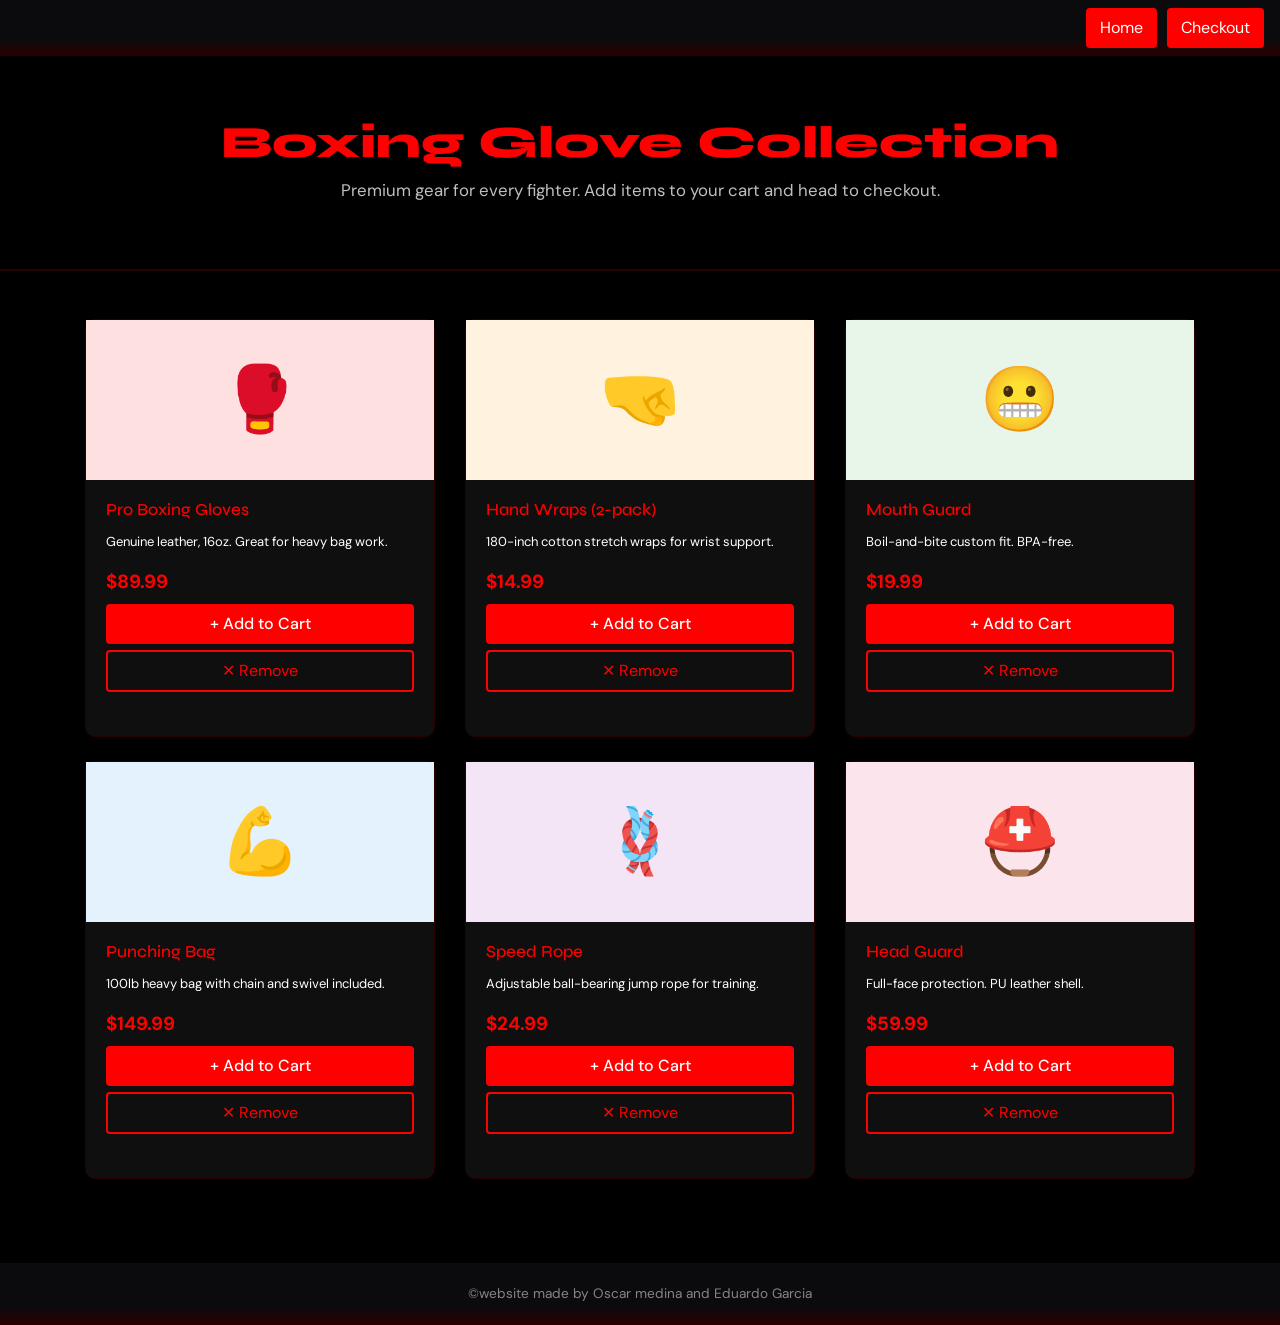
<file: index.html>
<!DOCTYPE html>
<html lang="en">
<head>
  <meta charset="utf-8">
  <meta name="viewport" content="width=device-width, initial-scale=1, shrink-to-fit=no">
  <title>BoxingGloveCollection — FightGear</title>
 
  <!-- Bootstrap 4 CSS -->
  <link rel="stylesheet" href="https://cdn.jsdelivr.net/npm/bootstrap@4.6.2/dist/css/bootstrap.min.css"
        integrity="sha384-xOolHFLEh07PJGoPkLv1IbcEPTNtaed2xpHsD9ESMhqIYd0nLMwNLD69Npy4HI+N"
        crossorigin="anonymous">
 
  <!-- Google Fonts -->
  <link href="https://fonts.googleapis.com/css2?family=Syne:wght@700;800&family=DM+Sans:wght@400;500&display=swap" rel="stylesheet">
 

  <link rel="stylesheet" href="stylesheet.css">
 
  
</head>
<body>
 
 
  <nav class="navbar navbar-expand-lg sticky-top">
  
 
   
 
    <div class="collapse navbar-collapse" id="navbarNav">
      <div class="navbar-nav ml-auto align-items-center">
        <a class="nav-link" href="index.html">Home</a>
        
        <a class="nav-link" href="checkout.html">
          Checkout
        </a>
      </div>
    </div>
  </nav>
 
  
  <section class="page-hero">
    <div class="container">
      <h1> Boxing Glove Collection</h1>
      <p>Premium gear for every fighter. Add items to your cart and head to checkout.</p>
    </div>
  </section>
 
 
  <main class="container my-5">
    
    <div class="row" id="product-grid"></div>    <!-- JS fills this row with cards -->
  </main>
 
  
  <footer>
    &copy;website made by Oscar medina and Eduardo Garcia
  </footer>
 
 
  
 <script>
  
    const products = [                     // Array containing all product objects
      {
        id: 1,                           
        name:  "Pro Boxing Gloves",       
        desc:  "Genuine leather, 16oz. Great for heavy bag work.", 
        price: 89.99,                     
        emoji: "🥊",                      
        color: "#ffe0e0"                 
      },
      {
        id: 2,
        name:  "Hand Wraps (2-pack)",
        desc:  "180-inch cotton stretch wraps for wrist support.",
        price: 14.99,
        emoji: "🤜",
        color: "#fff3e0"
      },
      {
        id: 3,
        name:  "Mouth Guard",
        desc:  "Boil-and-bite custom fit. BPA-free.",
        price: 19.99,
        emoji: "😬",
        color: "#e8f5e9"
      },
      {
        id: 4,
        name:  "Punching Bag",
        desc:  "100lb heavy bag with chain and swivel included.",
        price: 149.99,
        emoji: "💪",
        color: "#e3f2fd"
      },
      {
        id: 5,
        name:  "Speed Rope",
        desc:  "Adjustable ball-bearing jump rope for training.",
        price: 24.99,
        emoji: "🪢",
        color: "#f3e5f5"
      },
      {
        id: 6,
        name:  "Head Guard",
        desc:  "Full-face protection. PU leather shell.",
        price: 59.99,
        emoji: "⛑️",
        color: "#fce4ec"
      }
    ];
 
 
  
    function getCart() {                   // Retrieves the cart array from localStorage                 
      const saved = localStorage.getItem('cart'); // Get stored JSON string   
      return saved ? JSON.parse(saved) : [];   //If saved exists (is NOT null), return JSON.parse(saved)  //oherwise, return an empty array [] 
    }
 
    function saveCart(cart) {              // Saves the cart array back to localStorage
      localStorage.setItem('cart', JSON.stringify(cart)); // Convert array → JSON string
    }
 
    function isInCart(id) {                // Checks if a product is already in the cart
      return getCart().some(item => item.id === id); // Returns true if ID matches
    }
 
    function addToCart(product) {          // Adds a product to the cart
      const cart = getCart();              // Load current cart
      if (!isInCart(product.id)) {         // Only add if not already inside
        cart.push(product);                // Add product object to array
        saveCart(cart);                    // Save updated cart
      }
    }
 
    function removeFromCart(id) {          // Removes a product by ID
      let cart = getCart();                // Load cart
      cart = cart.filter(item => item.id !== id); // Keep all except matching ID
      saveCart(cart);                      // Save updated cart
    }
 
 
 
    
    function buildCards() {                             // Builds all product cards dynamically
      const grid = document.getElementById('product-grid'); // Container for cards
      grid.innerHTML = '';                 // Clear previous content
 
      products.forEach(product => {        // Loop through each product object
        const col = document.createElement('div'); // Create Bootstrap column
        col.className = 'col-lg-4 col-sm-6 mb-4';  // Responsive column classes
 
        col.innerHTML = `               
          <div class="card product-card h-100">
 
            <!-- Coloured emoji banner -->
            <div class="card-emoji-banner" style="background:${product.color}">
              ${product.emoji}
            </div>
 
            <!-- Card body (Bootstrap class) -->
            <div class="card-body d-flex flex-column">
              <h5 class="card-title">${product.name}</h5>     
              <p class="card-text">${product.desc}</p>       
              <p class="card-price mt-auto mb-2">$${product.price.toFixed(2)}</p>
 
              <!-- Add to Cart -->
              <button class="btn btn-add" onclick="handleAdd(${product.id})">
                + Add to Cart
              </button>
 
              <!-- Remove from Cart -->
              <button class="btn btn-remove" onclick="handleRemove(${product.id})">
                ✕ Remove
              </button>
 
              <!-- Feedback message -->
              <div class="card-feedback" id="feedback-${product.id}"></div>
            </div>
 
          </div>
        `;
 
        grid.appendChild(col);             // Insert the card into the grid
      });
    }
 
 

    function handleAdd(id) {               // Handles clicking "Add to Cart"
      const product = products.find(p => p.id === id); // Find product by ID
      const feedback = document.getElementById(`feedback-${id}`); // Feedback area
 
      if (isInCart(id)) {                  // If already in cart
        feedback.style.color = 'orange';
        feedback.textContent = 'Already in cart!';
      } else {
        addToCart(product);                // Add product
        feedback.style.color = 'green';
        feedback.textContent = '✓ Added to cart!';
        updateCartCount();                 // Update cart bubble
      }
      setTimeout(() => { feedback.textContent = ''; }, 2000); // Clear message after 2s
    }
 
    function handleRemove(id) {            // Handles clicking "Remove"
      const feedback = document.getElementById(`feedback-${id}`);
 
      if (!isInCart(id)) {                 // If not in cart
        feedback.style.color = 'grey';
        feedback.textContent = 'Not in cart yet.';
      } else {
        removeFromCart(id);                // Remove product
        feedback.style.color = '#e84545';
        feedback.textContent = '✕ Removed from cart.';
       
      }
      setTimeout(() => { feedback.textContent = ''; }, 2000); // Clear message after 2s
    }
 
 

    buildCards();                          // Build product cards on page load
    updateCartCount();                     // Update cart count on page load
 
</script>

</body>
</html>
</file>
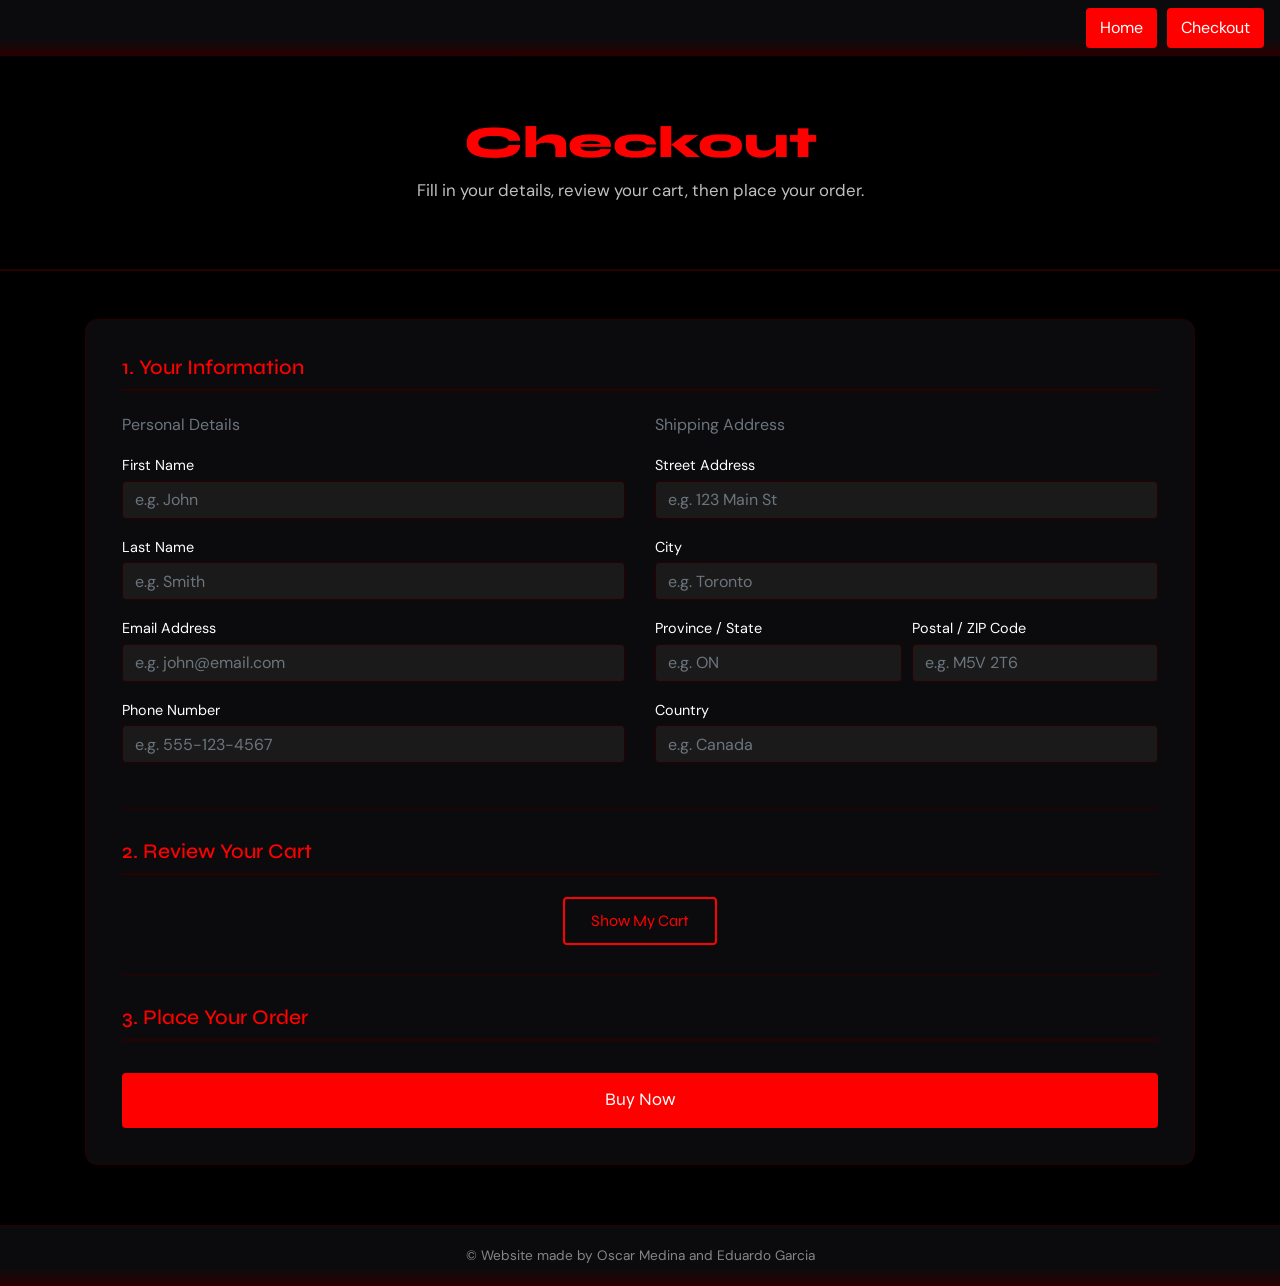
<file: checkout.html>
<!DOCTYPE html>
<html lang="en">
<head>
  <meta charset="utf-8">
  <meta name="viewport" content="width=device-width, initial-scale=1, shrink-to-fit=no">
  <title>Checkout — FightGear</title>
 
  <!-- Bootstrap 4 -->
  <link rel="stylesheet" href="https://cdn.jsdelivr.net/npm/bootstrap@4.6.2/dist/css/bootstrap.min.css"
        integrity="sha384-xOolHFLEh07PJGoPkLv1IbcEPTNtaed2xpHsD9ESMhqIYd0nLMwNLD69Npy4HI+N"
        crossorigin="anonymous">
 
  <!-- Google Fonts -->
  <link href="https://fonts.googleapis.com/css2?family=Syne:wght@700;800&family=DM+Sans:wght@400;500&display=swap" rel="stylesheet">
 

  <link rel="stylesheet" href="stylesheet.css">
 
</head>
<body>
 
  
  <nav class="navbar navbar-expand-lg sticky-top">
    <div class="collapse navbar-collapse" id="navbarNav">
      <div class="navbar-nav ml-auto align-items-center">
        <a class="nav-link" href="index.html">Home</a>
        <a class="nav-link" href="checkout.html">
          Checkout 
        </a>
      </div>
    </div>
  </nav>
 
  
  <section class="page-hero">
    <div class="container">
      <h1>Checkout</h1>
      <p>Fill in your details, review your cart, then place your order.</p>
    </div>
  </section>
 

  <main class="container my-5">
 
    <div class="checkout-card" id="checkout-section">
 
      
      <h2 class="section-title">1. Your Information</h2>
 
      <div class="row">
 
        <!-- LEFT -->
        <div class="col-md-6">
          <p class="text-muted mb-3">Personal Details</p>
 
          <div class="form-group">
            <label for="firstName">First Name</label>
            <input type="text" class="form-control" id="firstName" placeholder="e.g. John">
          </div>
 
          <div class="form-group">
            <label for="lastName">Last Name</label>
            <input type="text" class="form-control" id="lastName" placeholder="e.g. Smith">
          </div>
 
          <div class="form-group">
            <label for="email">Email Address</label>
            <input type="email" class="form-control" id="email" placeholder="e.g. john@email.com">
          </div>
 
          <div class="form-group">
            <label for="phone">Phone Number</label>
            <input type="tel" class="form-control" id="phone" placeholder="e.g. 555-123-4567">
          </div>
        </div>
 
        <!-- RIGHT — Shipping Address -->
        <div class="col-md-6">
          <p class="text-muted mb-3">Shipping Address</p>
 
          <div class="form-group">
            <label for="address">Street Address</label>
            <input type="text" class="form-control" id="address" placeholder="e.g. 123 Main St">
          </div>
 
          <div class="form-group">
            <label for="city">City</label>
            <input type="text" class="form-control" id="city" placeholder="e.g. Toronto">
          </div>
 
          <div class="form-row">
            <div class="form-group col-6">
              <label for="province">Province / State</label>
              <input type="text" class="form-control" id="province" placeholder="e.g. ON">
            </div>
            <div class="form-group col-6">
              <label for="postal">Postal / ZIP Code</label>
              <input type="text" class="form-control" id="postal" placeholder="e.g. M5V 2T6">
            </div>
          </div>
 
          <div class="form-group">
            <label for="country">Country</label>
            <input type="text" class="form-control" id="country" placeholder="e.g. Canada">
          </div>
        </div>
 
      </div><!-- end row -->
 
      <hr style="border-color:#2a0000; margin: 30px 0;">
 
      
      <h2 class="section-title">2. Review Your Cart</h2>
 
      <div class="text-center mb-3">
        <button class="btn-show-cart" onclick="showCart()">
           Show My Cart
        </button>
      </div>
 
      
      <div id="cart-items-display" style="display:none"></div>
 
      <hr style="border-color:#2a0000; margin: 30px 0;">
 
      
      <h2 class="section-title">3. Place Your Order</h2>
 
     
      <p id="form-error" style="display:none; color:#ff6666; text-align:center;"></p>
 
      <button class="btn-buy-now" onclick="BuyNow()">
        Buy Now
      </button>
 
 
      <div id="order-total-box" style="display:none">
 
        <div class="total-line">
          <span class="label">Subtotal</span>
          <span class="value" id="display-subtotal">$0.00</span>
        </div>
 
        <!-- Discount row - shown only if order is over $100 -->
        <div class="total-line" id="discount-row" style="display:none">
          <span class="label">Discount (15% OFF — orders over $100)</span>
          <span class="value" id="display-discount" style="color:#66ff99">-$0.00</span>
        </div>
 
        <div class="total-line">
          <span class="label">Tax (13% )</span>
          <span class="value" id="display-tax">$0.00</span>
        </div>
 
        <div class="total-grand">
          <span>Total</span>
          <span id="display-total">$0.00</span>
        </div>
 
      </div>
 
    </div>
 
  </main>
 
  <!-- FOOTER -->
  <footer>&copy; Website made by Oscar Medina and Eduardo Garcia</footer>
 
  <!-- Bootstrap JS -->
  <script src="https://cdn.jsdelivr.net/npm/jquery@3.5.1/dist/jquery.slim.min.js"
          integrity="sha384-DfXdz2htPH0lsSSs5nCTpuj/zy4C+OGpamoFVy38MVBnE+IbbVYUew+OrCXaRkfj"
          crossorigin="anonymous"></script>
  <script src="https://cdn.jsdelivr.net/npm/bootstrap@4.6.2/dist/js/bootstrap.bundle.min.js"
          integrity="sha384-Fy6S3B9q64WdZWQUiU+q4/2Lc9npb8tCaSX9FK7E8HnRr0Jz8D6OP9dO5Vg3Q9ct"
          crossorigin="anonymous"></script>
 
 <script>
 
    function getCart() {                     // Defines a function to retrieve the cart from localStorage
      var saved = localStorage.getItem('cart');   // Gets the string stored under the key "cart"
      if (saved) {                                // If something was found (not null)
        return JSON.parse(saved);                 // Convert JSON string back into an array and return it
      } else {                                     // If nothing was found
        return [];                                 // Return an empty array (cart is empty)
      }
    }
 

    function showCart() {                          // Function to display cart items on the page
      var cart    = getCart();                     // Retrieve the cart array
      var display = document.getElementById('cart-items-display'); // Get the container where items will be shown
 
     
      if (cart.length === 0) {                     // If no items in cart
        display.innerHTML =                       // Insert a message saying the cart is empty
          '<p style="color:rgba(255,255,255,0.5); text-align:center;">Your cart is empty. <a href="index.html" style="color:#ff0000">Add items!</a></p>';
      } else {
        // Start with an empty string, then add a row for each item
        var html = '';                             // Prepare a string to build HTML rows
 
        for (var i = 0; i < cart.length; i++) {    // Loop through each item in the cart
          var item = cart[i];                      // Get the current item
          html += '<div class="cart-row">';        // Start a row for this item
          html += '<span class="cart-row-name">' + item.emoji + ' ' + item.name + '</span>'; // Add item emoji + name
          html += '<span class="cart-row-price">$' + item.price.toFixed(2) + '</span>';      // Add item price formatted to 2 decimals
          html += '</div>';                        // Close the row
        }
 
     
        display.innerHTML = html;                  // Insert the built HTML into the display container
      }
 
    
      display.style.display = 'block';             //  cart section is shown
    }
 
  
    function BuyNow() {                            // Function that calculates totals and shows the order summary
 
      var cart = getCart();                        // Retrieve the cart
 
      if (cart.length === 0) {                     // If cart is empty, show error and stop
        document.getElementById('form-error').innerHTML = ' Your cart is empty! Add some items first.';
        document.getElementById('form-error').style.display = 'block';
        return;                                    // Exit the function early
      }
 
      
      var subtotal = 0;                            // Start subtotal at 0
      for (var i = 0; i < cart.length; i++) {      // Loop through each cart item
        subtotal = subtotal + cart[i].price;       // Add item price to subtotal
      }
 
      
      // If subtotal is over $100, apply the discount
      var discount = 0;                            // Start discount at 0
      if (subtotal > 100) {                        // If subtotal is more than $100
        discount = subtotal * 0.15;                // Calculate 15% discount
      }
 
      
      var afterDiscount = subtotal - discount;     // Subtotal after discount
      var tax           = afterDiscount * 0.13;    // Calculate 13% tax
 
      var total = afterDiscount + tax;             // Final total
 
    
      document.getElementById('display-subtotal').innerHTML = '$' + subtotal.toFixed(2); // Show subtotal
      document.getElementById('display-tax').innerHTML      = '$' + tax.toFixed(2);      // Show tax
      document.getElementById('display-total').innerHTML    = '$' + total.toFixed(2);    // Show total
 
      
      if (discount > 0) {                          // If discount exists
        document.getElementById('display-discount').innerHTML    = '-$' + discount.toFixed(2); // Show discount amount
        document.getElementById('discount-row').style.display   = 'flex';                      // Make discount row visible
      } else {
        document.getElementById('discount-row').style.display   = 'none';                      // Hide discount row
      }
 
     
      document.getElementById('order-total-box').style.display = 'block'; // Show the totals section
 
    }
 
 
</script>

</body>
</html>
</file>
<file: stylesheet.css>
body {
  background: black;
  font-family: 'DM Sans', sans-serif;
  color: #ffffff;
}
 
/* ── Navbar ── */
.navbar {
  background: linear-gradient(#0b0b0d 70%, #2a0000) !important;
  justify-content: flex-end;
}
 
.navbar-brand {
  color: #ff0000 !important;
  font-weight: bold;
  font-size: 1.3rem;
}
 
.nav-link {
  background: #ff0000;
  padding: 8px 14px !important;
  margin-left: 10px;
  color: #ffffff !important;
  text-align: center;
  border-radius: 4px;

}
 
.nav-link:hover {
  background: #cc0000 !important;
  color: #fff !important;
}
 
/* Cart badge in navbar */
#cart-count {
  background: #fff;
  color: #ff0000;
  border-radius: 50%;
  font-size: 0.75rem;
  padding: 2px 7px;
  font-weight: 700;
}
 
/* ── Hero / Jumbotron area ── */
.page-hero {
  background-color: black !important;
  text-align: center;
  padding: 60px 0 50px;
  border-bottom: 2px solid #2a0000;
}
 
.page-hero h1 {
  color: #ff0000;
  font-family: 'Syne', sans-serif;
  font-size: 2.8rem;
  font-weight: 801;
  ;
}
 
.page-hero p {
  color: #ffffff;
  opacity: 0.75;
  font-size: 1.05rem;
}
 
/* ── General text ── */
p, label, li {
  color: #ffffff;
}
 
/* ── Product Cards ── */
.product-card {
  background: #0f0f0f;
  border: 1px solid #2a0000 !important;
  border-radius: 10px !important;
 ;
  
}
 
.product-card:hover {
 
  border-color: #ff0000 !important;
}
 
/* Emoji banner on card */
.card-emoji-banner {
  height: 160px;
  display: flex;
  align-items: center;
  justify-content: center;
  font-size: 4rem;
  
  
}
 
.card-body {
  background: #0f0f0f;
  border-radius: 0 0 10px 10px;
}
 
.card-title {
  color: #ff0000 !important;
  font-family: 'Syne', sans-serif;
  font-size: 1.05rem;
}
 
.card-text {
  color: white !important;
  font-size: 13px;
}
 
.card-price {
  color: #ff0000 !important;
  font-size: 19px;
  font-weight: 700;
}
 
/* ── Add / Remove Buttons ── */
.btn-add {
  background-color: #ff0000;
  color: #ffffff;
  border: none;
  border-radius: 4px;
  padding: 8px 12px;
  width: 100%;
  margin-bottom: 6px;
  font-weight: 500;

}
.btn-add:hover {
  background-color: #cc0000;
  color: #fff;
}
 
.btn-remove {
  background-color: transparent;
  color: #ff0000;
  border: 2px solid #ff0000;
  border-radius: 4px;
  padding: 7px 12px;
  width: 100%;
 
}
.btn-remove:hover {
  background-color: #ff0000;
  color: #fff;
}
 
/* Feedback text */
.card-feedback {
  font-size: 0.82rem;
  min-height: 20px;
  text-align: center;
  margin-top: 4px;
}
 
/* ── CHECKOUT PAGE ── */
 
/* Cart item rows */
.cart-item-card {
  background: #0f0f0f !important;
  border: 1px solid #2a0000 !important;
  border-radius: 10px !important;
  margin-bottom: 16px;
  
}
 

 
.item-icon {
  width: 58px; height: 58px;
  border-radius: 10px;
  display: flex; align-items: center; justify-content: center;
  font-size: 25px;
  
}
 
.item-name {
  font-family: 'Syne', sans-serif;
  color: #ff0000 !important;
  font-size: 1rem;
  margin-bottom: 3px;
}
 
.item-desc  { color: rgba(255,255,255,0.55) !important; font-size: 0.85rem; }
.item-price { color: #ff0000 !important; font-size: 1.1rem; font-weight: 700; }
 
.btn-item-remove {
  background: transparent;
  border: 2px solid #ff0000;
  color: #ff0000;
  border-radius: 4px;
  font-size: 0.85rem;
  padding: 6px 14px;
  
}
.btn-item-remove:hover {
  background: #ff0000;
  color: #fff;
}
 
/* Order summary card */
.summary-card {
  background: linear-gradient(#0b0b0d 70%, #2a0000) !important;
  border: 1px solid #ff0000 !important;
  border-radius: 10px !important;
  color: #fff;
}
 
.summary-line {
  display: flex;
  justify-content: space-between;
  padding: 8px 0;
  border-bottom: 1px solid rgba(255, 0, 0, 0.2);
  font-size: 0.9rem;
  color: #fff;
}
 
.summary-total {
  display: flex;
  justify-content: space-between;
  padding-top: 14px;
  font-family: 'Syne', sans-serif;
  font-size: 1.4rem;
  color: #ff0000;
}
 
.btn-place-order {
  background: #ff0000;
  color: #fff;
  border: none;
  border-radius: 4px;
  font-family: 'Syne', sans-serif;
  font-size: 1rem;
  padding: 14px;
  width: 100%;
  margin-top: 18px;
  
}
.btn-place-order:hover { background: #cc0000; }
 
/* Cart display text (from your original #cartDisplay) */
#cartDisplay {
  color: #ffffff;
  text-align: center;
  text-shadow: 1px 1px 4px #0b0b0d;
}
 
/* Empty + confirm states */
.empty-state, .confirm-state {
  text-align: center;
  padding: 60px 20px;
  color: rgba(255,255,255,0.5);
}
.empty-state .big-icon,
.confirm-state .big-icon { font-size: 4rem; }
 
.empty-state h3,
.confirm-state h3 {
  font-family: 'Syne', sans-serif;
  font-size: 1.6rem;
  color: #ff0000;
  margin: 14px 0 8px;
}
 
.btn-go-shop {
  display: inline-block;
  margin-top: 16px;
  background: #ff0000;
  color: #fff;
  padding: 12px 28px;
  border-radius: 4px;
  text-decoration: none;
  font-family: 'Syne', sans-serif;
 
}
.btn-go-shop:hover { background: #cc0000; color: #fff; }
 
/* ── Footer ── */
footer {
  background: linear-gradient(#0b0b0d 70%, #2a0000);
  color: rgba(255, 255, 255, 0.5);
  text-align: center;
  padding: 20px;
  font-size: 0.85rem;
  margin-top: 60px;
  border-top: 1px solid #2a0000;}

    /* ── Section headings ── */
    .section-title {
       color: #ff0000;
      font-family: 'Syne', sans-serif;
      font-size: 1.3rem;
      border-bottom: 2px solid #2a0000;
      padding-bottom: 8px;
      margin-bottom: 22px;
    }
 
    /* ── Form inputs ── */
    .form-control {
      background: #1a1a1a;
      border: 1px solid #2a0000;
      color: #ffffff;
      border-radius: 4px;
    }
    .form-control:focus {
      background: #1a1a1a;
      border-color: #ff0000;
      color: #ffffff;
     
    }
    /* Fix autofill darkening the input */
    .form-control:-webkit-autofill {
      -webkit-box-shadow: 0 0 0px 1000px #1a1a1a inset;
      -webkit-text-fill-color: #fff;
    }
    label { color: #ffffff; font-size: 0.9rem; margin-bottom: 4px; }
 
    /* Divider between left/right form columns */
    .form-divider {
      border-left: 1px solid #2a0000;
    }
 
    /* ── Show Cart button ── */
    .btn-show-cart {
      background: transparent;
      border: 2px solid #ff0000;
      color: #ff0000;
      border-radius: 4px;
      padding: 10px 26px;
      font-family: 'Syne', sans-serif;
      font-size: 1rem;
      cursor: pointer;
    }
    .btn-show-cart:hover {
      background: #ff0000;
      color: #fff;
    }
 
    
    .cart-row {
      display: flex;
      justify-content: space-between;
      align-items: center;
      padding: 12px 16px;
      background: #0f0f0f;
      border: 1px solid #2a0000;
      border-radius: 6px;
      margin-bottom: 10px;
    
    }
   
 
    .cart-row-name  { color: #fff; font-size: 0.95rem; }
    .cart-row-price { color: #ff0000; font-weight: 700; font-size: 0.95rem; }
 
    /* Empty cart message */
    .empty-msg {
      color: rgba(255,255,255,0.45);
      text-align: center;
      padding: 20px 0;
      font-size: 0.95rem;
    }
 
    /* ── Buy Now button ── */
    .btn-buy-now {
      background: #ff0000;
      color: #fff;
      border: none;
      border-radius: 4px;
      padding: 14px 0;
      width: 100%;
      font-family: 'Syne', sans-serif;
      font-size: 1.1rem;
      cursor: pointer;
      margin-top: 10px;
    }
    .btn-buy-now:hover { background: #cc0000; }
 
    /* ── Order total breakdown box ── */
    #order-total-box {
      display: none; /* hidden until Buy Now is clicked */
      background: #0f0f0f;
      border: 1px solid #ff0000;
      border-radius: 8px;
      padding: 22px 26px;
      margin-top: 20px;
      animation: slideIn 0.4s ease;
    }
 
    .total-line {
      display: flex;
      justify-content: space-between;
      padding: 7px 0;
      border-bottom: 1px solid #2a0000;
      font-size: 0.95rem;
      color: #fff;
    }
    .total-line:last-child { border-bottom: none; }
 
    .total-line .label { color: rgba(255,255,255,0.6); }
    .total-line .value { color: #ff0000; font-weight: 700; }
 
    /* Grand total row bigger */
    .total-grand {
      display: flex;
      justify-content: space-between;
      padding-top: 14px;
      font-family: 'Syne', sans-serif;
      font-size: 1.4rem;
      color: #ff0000;
      margin-top: 6px;
    }
 
    /* Discount badge */
    .discount-badge {
      background: #2a0000;
      color: #ff6666;
      border-radius: 4px;
      font-size: 0.78rem;
      padding: 2px 8px;
      margin-left: 8px;
      vertical-align: middle;
    }
 
    /* Success confirmation */
    #confirm-msg {
      display: none;
      text-align: center;
      padding: 40px 20px;
      
    }
    #confirm-msg .big-icon { font-size: 4rem; }
    #confirm-msg h3 {
      font-family: 'Syne', sans-serif;
      color: #ff0000;
      font-size: 1.8rem;
      margin: 14px 0 6px;
    }
    #confirm-msg p { color: rgba(255,255,255,0.6); }
 
    /* Wrap the whole checkout card */
    .checkout-card {
      background: #0b0b0d;
      border: 1px solid #2a0000;
      border-radius: 12px;
      padding: 36px;
      margin-bottom: 40px;
    }
</file>
